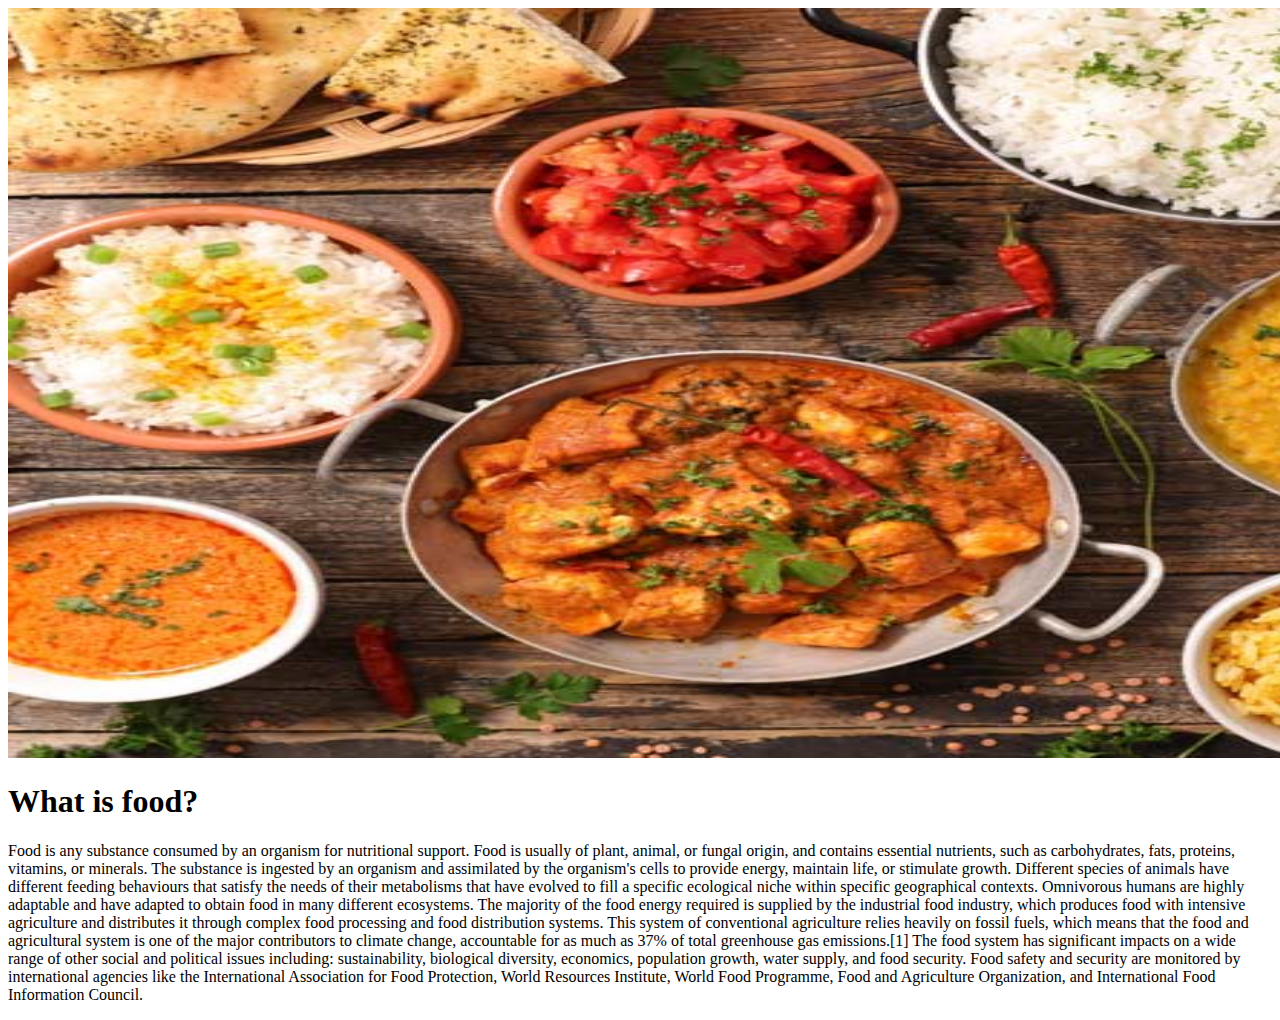
<file: DIY002/index.html>
<!DOCTYPE html>

<html lang="en">

<head>
    <title>Zomato</title>
</head>

<body>
    <img src="food.jpg" alt="food image" width="1900" height="750">
    <h1>What is food?</h1>
    <p>Food is any substance consumed by an organism for nutritional support. Food is usually of plant, animal, or
        fungal origin, and contains essential nutrients, such as carbohydrates, fats, proteins, vitamins, or minerals.
        The substance is ingested by an organism and assimilated by the organism's cells to provide energy, maintain
        life, or stimulate growth. Different species of animals have different feeding behaviours that satisfy the needs
        of their metabolisms that have evolved to fill a specific ecological niche within specific geographical
        contexts.

        Omnivorous humans are highly adaptable and have adapted to obtain food in many different ecosystems. The
        majority of the food energy required is supplied by the industrial food industry, which produces food with
        intensive agriculture and distributes it through complex food processing and food distribution systems. This
        system of conventional agriculture relies heavily on fossil fuels, which means that the food and agricultural
        system is one of the major contributors to climate change, accountable for as much as 37% of total greenhouse
        gas emissions.[1]

        The food system has significant impacts on a wide range of other social and political issues including:
        sustainability, biological diversity, economics, population growth, water supply, and food security. Food safety
        and security are monitored by international agencies like the International Association for Food Protection,
        World Resources Institute, World Food Programme, Food and Agriculture Organization, and International Food
        Information Council.</p>
</body>
</file>
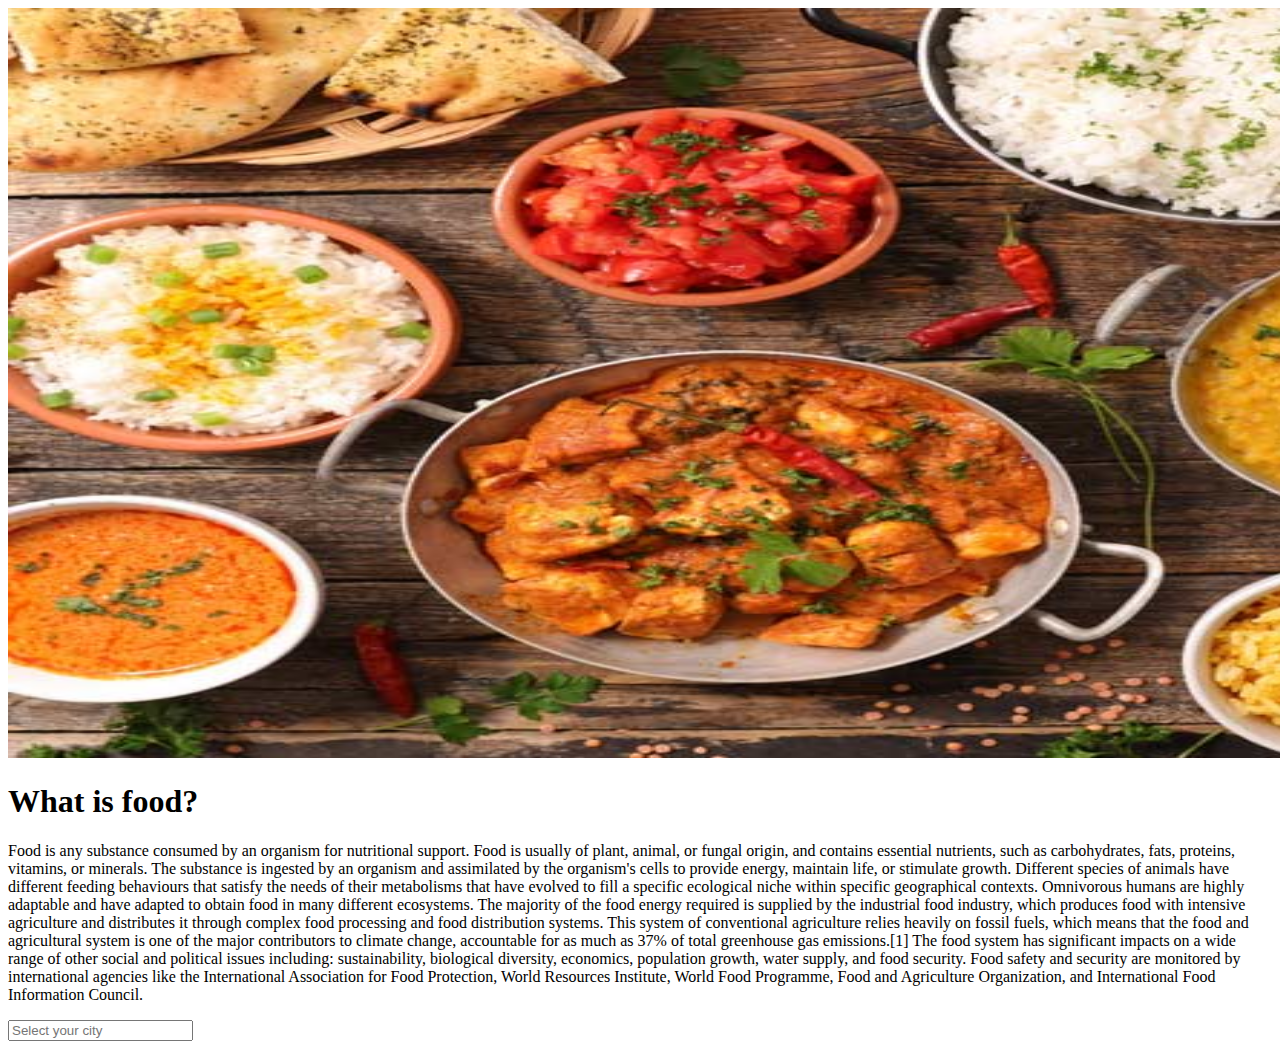
<file: DIY004/index.html>
<!DOCTYPE html>

<html lang="en">

<head>
    <title>Zomato</title>
</head>

<body>
    <img src="food.jpg" alt="food image" width="1900" height="750">
    <h1>What is food?</h1>
    <p>Food is any substance consumed by an organism for nutritional support. Food is usually of plant, animal, or
        fungal origin, and contains essential nutrients, such as carbohydrates, fats, proteins, vitamins, or minerals.
        The substance is ingested by an organism and assimilated by the organism's cells to provide energy, maintain
        life, or stimulate growth. Different species of animals have different feeding behaviours that satisfy the needs
        of their metabolisms that have evolved to fill a specific ecological niche within specific geographical
        contexts.

        Omnivorous humans are highly adaptable and have adapted to obtain food in many different ecosystems. The
        majority of the food energy required is supplied by the industrial food industry, which produces food with
        intensive agriculture and distributes it through complex food processing and food distribution systems. This
        system of conventional agriculture relies heavily on fossil fuels, which means that the food and agricultural
        system is one of the major contributors to climate change, accountable for as much as 37% of total greenhouse
        gas emissions.[1]

        The food system has significant impacts on a wide range of other social and political issues including:
        sustainability, biological diversity, economics, population growth, water supply, and food security. Food safety
        and security are monitored by international agencies like the International Association for Food Protection,
        World Resources Institute, World Food Programme, Food and Agriculture Organization, and International Food
        Information Council.</p>
    <input type="text" list="cities" placeholder="Select your city"/>
    <datalist id="cities">
        <option>Chennai</option>
        <option>Coimbatore</option>
        <option>Salem</option>
        <option>Madurai</option>
        <option>Tanjore</option>
        <option>Trichy</option>
        <option>Erode</option>
    </datalist>
</body>
</file>
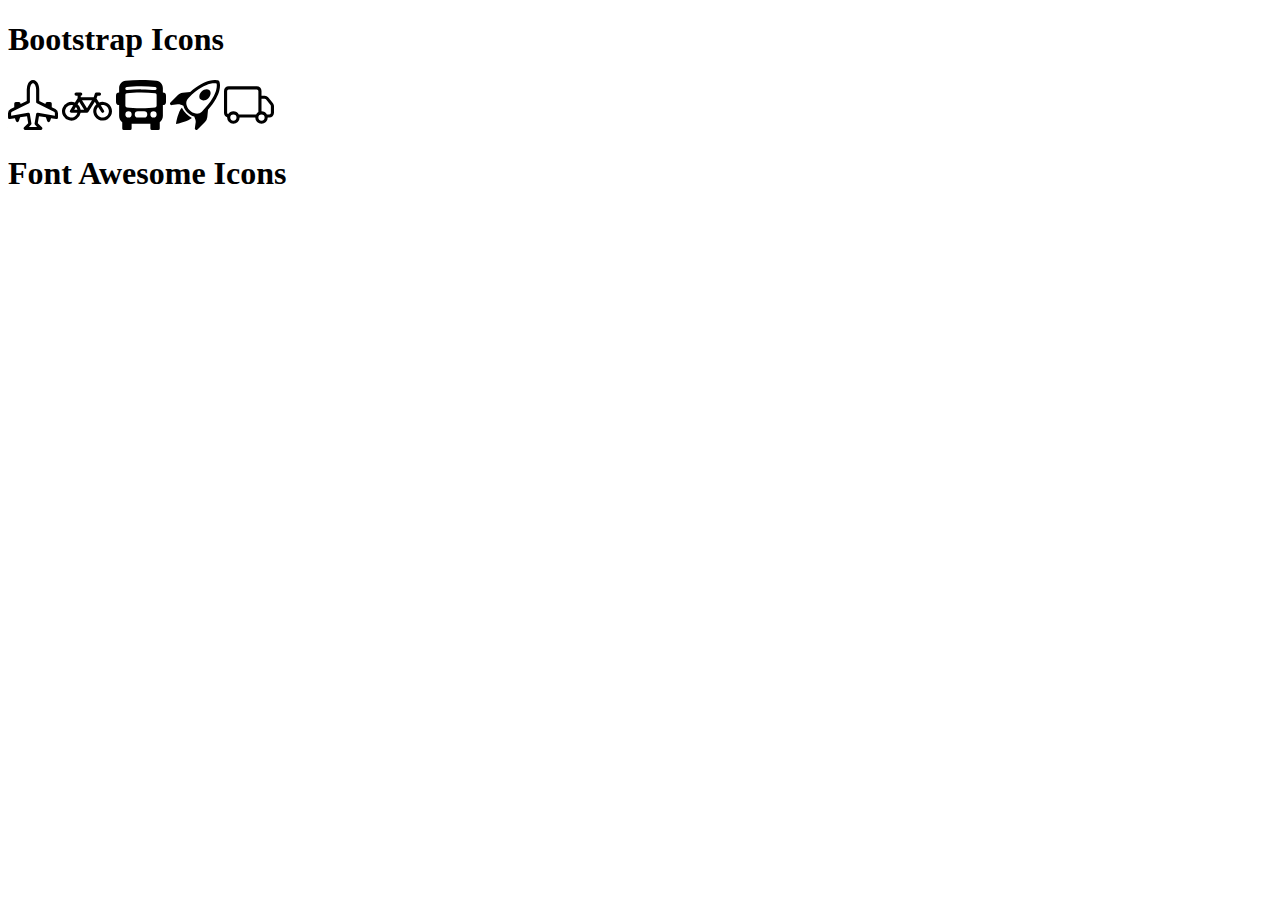
<file: DIY005/index.html>
<!DOCTYPE html>
<html lang="en">

<head>
    <meta charset="UTF-8">
    <meta http-equiv="X-UA-Compatible" content="IE=edge">
    <meta name="viewport" content="width=device-width, initial-scale=1.0">
    <title>Bootstrap and Font Awesome Icons</title>
    <link rel="stylesheet" href="https://cdnjs.cloudflare.com/ajax/libs/font-awesome/6.3.0/css/all.min.css"
        integrity="sha512-SzlrxWUlpfuzQ+pcUCosxcglQRNAq/DZjVsC0lE40xsADsfeQoEypE+enwcOiGjk/bSuGGKHEyjSoQ1zVisanQ=="
        crossorigin="anonymous" referrerpolicy="no-referrer" />
</head>

<body>
    <h1>Bootstrap Icons</h1>
    <img src="airplane-engines.svg" width="50px">
    <img src="bicycle.svg" width="50px">
    <img src="bus-front-fill.svg" width="50px">
    <img src="rocket-takeoff.svg" width="50px">
    <img src="truck.svg" width="50px">

    <h1>Font Awesome Icons</h1>
    <i class="fa-brands fa-discord"></i>
    <i class="fa-brands fa-github"></i>
    <i class="fa-brands fa-instagram"></i>
    <i class="fa-solid fa-wand-magic-sparkles"></i>
    <i class="fa-solid fa-globe"></i>

</body>

</html>
</file>
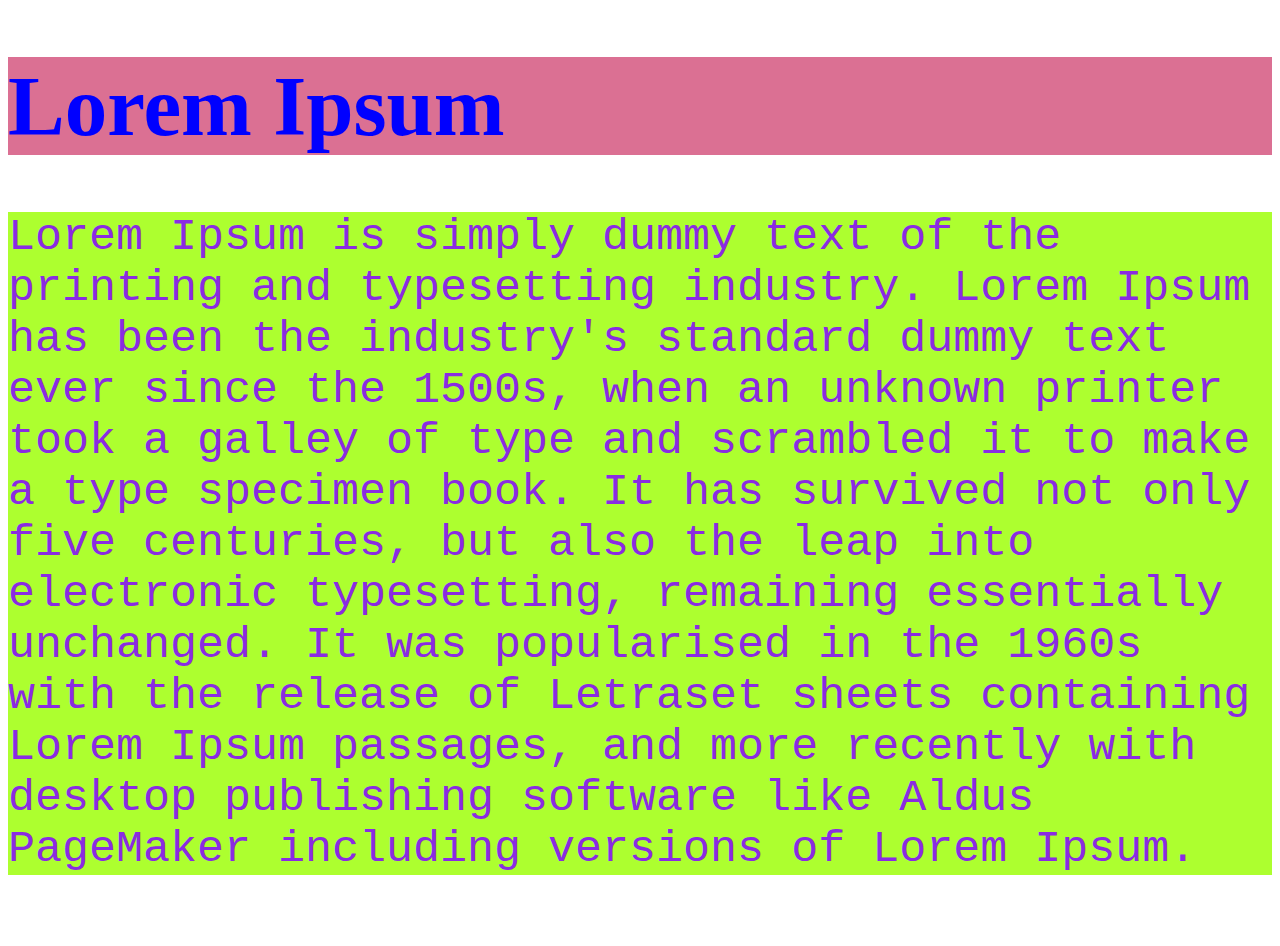
<file: DIY007/index.html>
<!DOCTYPE html>
<html lang="en">

<head>
    <meta charset="UTF-8">
    <meta http-equiv="X-UA-Compatible" content="IE=edge">
    <meta name="viewport" content="width=device-width, initial-scale=1.0">
    <title>DIY 7</title>
    <link rel="stylesheet" href="./DIY.css">
</head>

<body>
    <h1>Lorem Ipsum</h1>
    <p class="paragraph">Lorem Ipsum is simply dummy text of the printing and typesetting industry. Lorem Ipsum has been the industry's
        standard dummy text ever since the 1500s, when an unknown printer took a galley of type and scrambled it to make
        a type specimen book. It has survived not only five centuries, but also the leap into electronic typesetting,
        remaining essentially unchanged. It was popularised in the 1960s with the release of Letraset sheets containing
        Lorem Ipsum passages, and more recently with desktop publishing software like Aldus PageMaker including versions
        of Lorem Ipsum.</p>
</body>

</html>
</file>
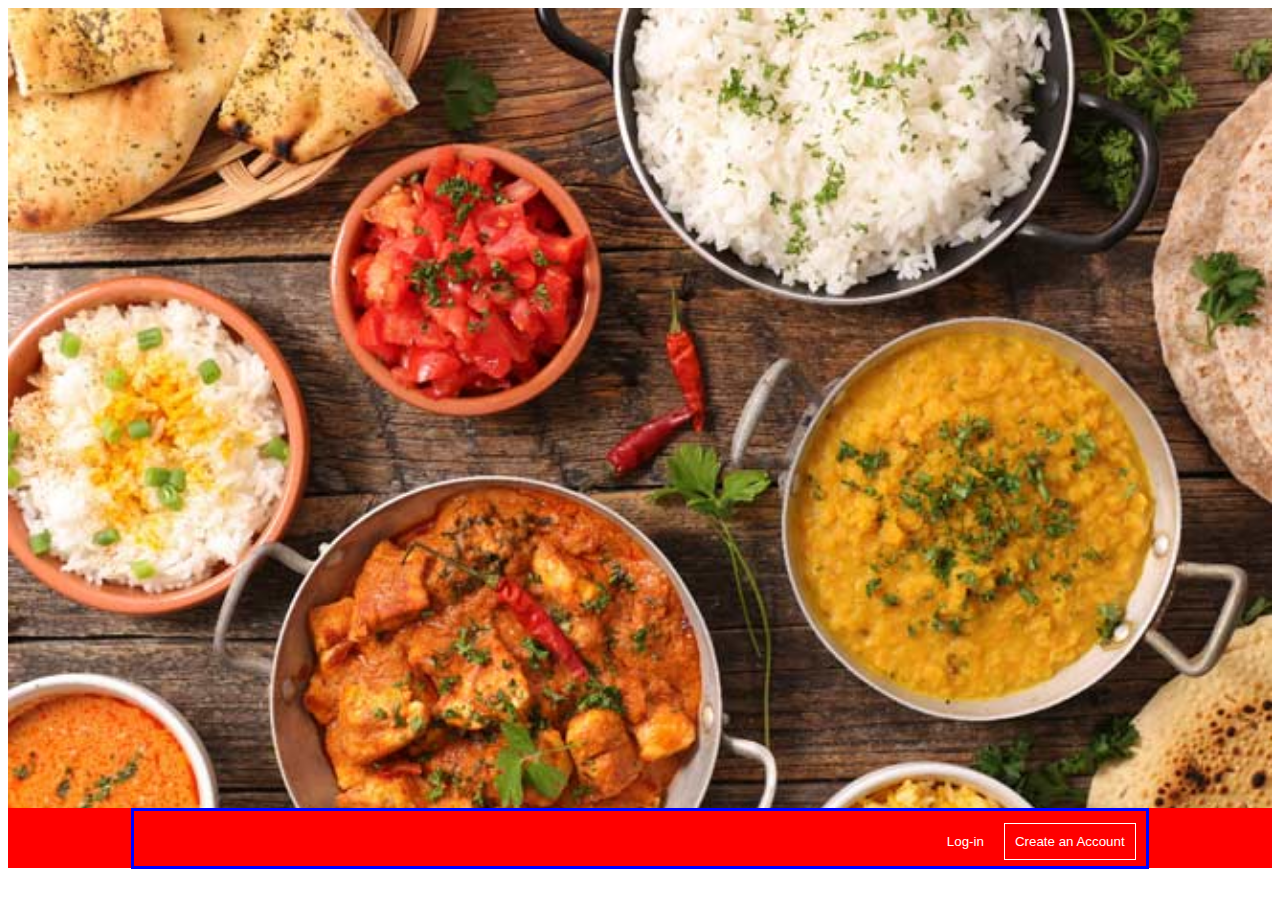
<file: DIY008/index.html>
<!DOCTYPE html>
<html lang="en">

<head>
    <meta charset="UTF-8">
    <meta http-equiv="X-UA-Compatible" content="IE=edge">
    <meta name="viewport" content="width=device-width, initial-scale=1.0">
    <title>Day 8 DIY</title>
    <link href="./day8.css" rel="stylesheet" />
</head>

<body>
    <div class="bimage"></div>
    <div class="bottomdiv">
    <div class="innerdiv">
        <button class="login">Log-in</button>
        <button class="create">Create an Account</button>
    </div>
    </div>
</body>

</html>
</file>
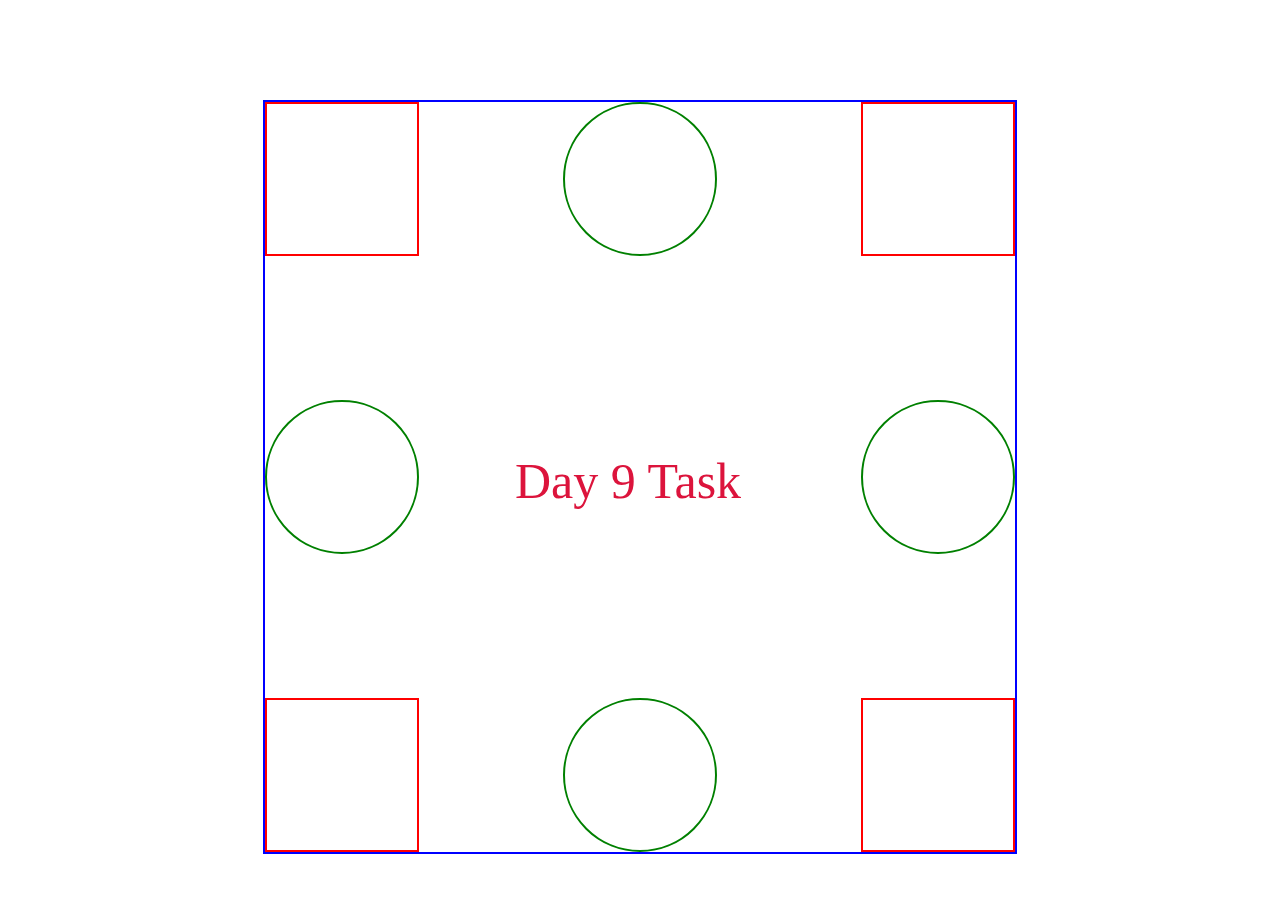
<file: DIY009/index.html>
<!DOCTYPE html>
<html lang="en">

<head>
    <meta charset="UTF-8">
    <meta http-equiv="X-UA-Compatible" content="IE=edge">
    <meta name="viewport" content="width=device-width, initial-scale=1.0">
    <title>DIY 9 question 1</title>
    <link rel="stylesheet" href="./style.css" />
</head>

<body>
    <div class="boundary">
        <div class="square s1"></div>
        <div class="square s2"></div>
        <div class="square s3"></div>
        <div class="square s4"></div>
        <div class="circle c1"></div>
        <div class="circle c2"></div>
        <div class="circle c3"></div>
        <div class="circle c4"></div>
        <div class="task-name box">Day 9 Task</div>
    </div>
</body>

</html>
</file>
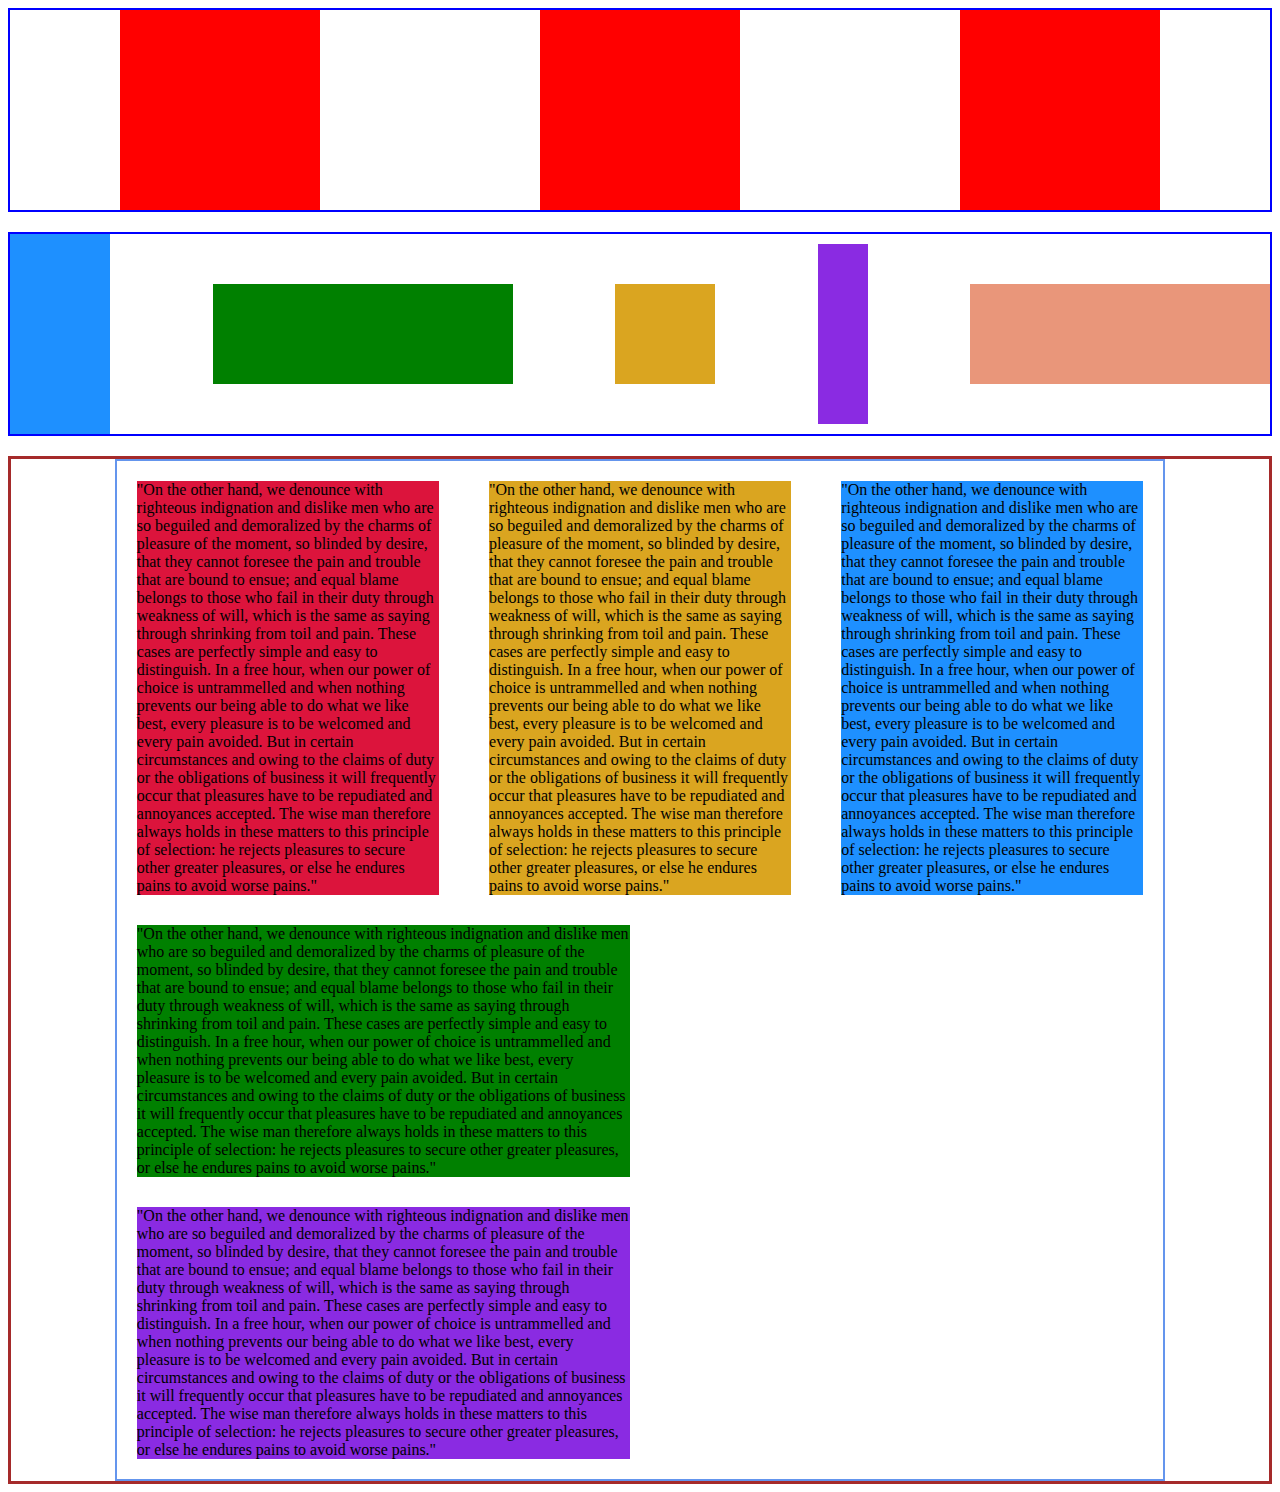
<file: DIY009b/index.html>
<!DOCTYPE html>
<html lang="en">

<head>
    <meta charset="UTF-8">
    <meta http-equiv="X-UA-Compatible" content="IE=edge">
    <meta name="viewport" content="width=device-width, initial-scale=1.0">
    <title>DIY 9 Q2</title>
    <link rel="stylesheet" href="./style2.css" />
</head>

<body>
    <div class="container-1">
        <div class="c1-box"></div>
        <div class="c1-box"></div>
        <div class="c1-box"></div>
    </div>
    <div class="container-2">
        <div class="c2-shape-1"></div>
        <div class="c2-shape-2"></div>
        <div class="c2-shape-3"></div>
        <div class="c2-shape-4"></div>
        <div class="c2-shape-5"></div>
    </div>
    <div class="container-3">
        <div class="incontainer-3">
            <div class="c3-shape-1">"On the other hand, we denounce with righteous indignation and dislike men who are
                so
                beguiled and demoralized by the charms of pleasure of the moment, so blinded by desire, that they cannot
                foresee the pain and trouble that are bound to ensue; and equal blame belongs to those who fail in their
                duty through weakness of will, which is the same as saying through shrinking from toil and pain. These
                cases
                are perfectly simple and easy to distinguish. In a free hour, when our power of choice is untrammelled
                and
                when nothing prevents our being able to do what we like best, every pleasure is to be welcomed and every
                pain avoided. But in certain circumstances and owing to the claims of duty or the obligations of
                business it
                will frequently occur that pleasures have to be repudiated and annoyances accepted. The wise man
                therefore
                always holds in these matters to this principle of selection: he rejects pleasures to secure other
                greater
                pleasures, or else he endures pains to avoid worse pains."</div>
            <div class="c3-shape-2">"On the other hand, we denounce with righteous indignation and dislike men who are
                so
                beguiled and demoralized by the charms of pleasure of the moment, so blinded by desire, that they cannot
                foresee the pain and trouble that are bound to ensue; and equal blame belongs to those who fail in their
                duty through weakness of will, which is the same as saying through shrinking from toil and pain. These
                cases
                are perfectly simple and easy to distinguish. In a free hour, when our power of choice is untrammelled
                and
                when nothing prevents our being able to do what we like best, every pleasure is to be welcomed and every
                pain avoided. But in certain circumstances and owing to the claims of duty or the obligations of
                business it
                will frequently occur that pleasures have to be repudiated and annoyances accepted. The wise man
                therefore
                always holds in these matters to this principle of selection: he rejects pleasures to secure other
                greater
                pleasures, or else he endures pains to avoid worse pains."</div>
            <div class="c3-shape-3">"On the other hand, we denounce with righteous indignation and dislike men who are
                so
                beguiled and demoralized by the charms of pleasure of the moment, so blinded by desire, that they cannot
                foresee the pain and trouble that are bound to ensue; and equal blame belongs to those who fail in their
                duty through weakness of will, which is the same as saying through shrinking from toil and pain. These
                cases
                are perfectly simple and easy to distinguish. In a free hour, when our power of choice is untrammelled
                and
                when nothing prevents our being able to do what we like best, every pleasure is to be welcomed and every
                pain avoided. But in certain circumstances and owing to the claims of duty or the obligations of
                business it
                will frequently occur that pleasures have to be repudiated and annoyances accepted. The wise man
                therefore
                always holds in these matters to this principle of selection: he rejects pleasures to secure other
                greater
                pleasures, or else he endures pains to avoid worse pains."</div>
            <div class="c3-shape-4">"On the other hand, we denounce with righteous indignation and dislike men who are
                so
                beguiled and demoralized by the charms of pleasure of the moment, so blinded by desire, that they cannot
                foresee the pain and trouble that are bound to ensue; and equal blame belongs to those who fail in their
                duty through weakness of will, which is the same as saying through shrinking from toil and pain. These
                cases
                are perfectly simple and easy to distinguish. In a free hour, when our power of choice is untrammelled
                and
                when nothing prevents our being able to do what we like best, every pleasure is to be welcomed and every
                pain avoided. But in certain circumstances and owing to the claims of duty or the obligations of
                business it
                will frequently occur that pleasures have to be repudiated and annoyances accepted. The wise man
                therefore
                always holds in these matters to this principle of selection: he rejects pleasures to secure other
                greater
                pleasures, or else he endures pains to avoid worse pains."</div>
            <div class="c3-shape-5">"On the other hand, we denounce with righteous indignation and dislike men who are
                so
                beguiled and demoralized by the charms of pleasure of the moment, so blinded by desire, that they cannot
                foresee the pain and trouble that are bound to ensue; and equal blame belongs to those who fail in their
                duty through weakness of will, which is the same as saying through shrinking from toil and pain. These
                cases
                are perfectly simple and easy to distinguish. In a free hour, when our power of choice is untrammelled
                and
                when nothing prevents our being able to do what we like best, every pleasure is to be welcomed and every
                pain avoided. But in certain circumstances and owing to the claims of duty or the obligations of
                business it
                will frequently occur that pleasures have to be repudiated and annoyances accepted. The wise man
                therefore
                always holds in these matters to this principle of selection: he rejects pleasures to secure other
                greater
                pleasures, or else he endures pains to avoid worse pains."</div>
        </div>
    </div>
</body>

</html>
</file>
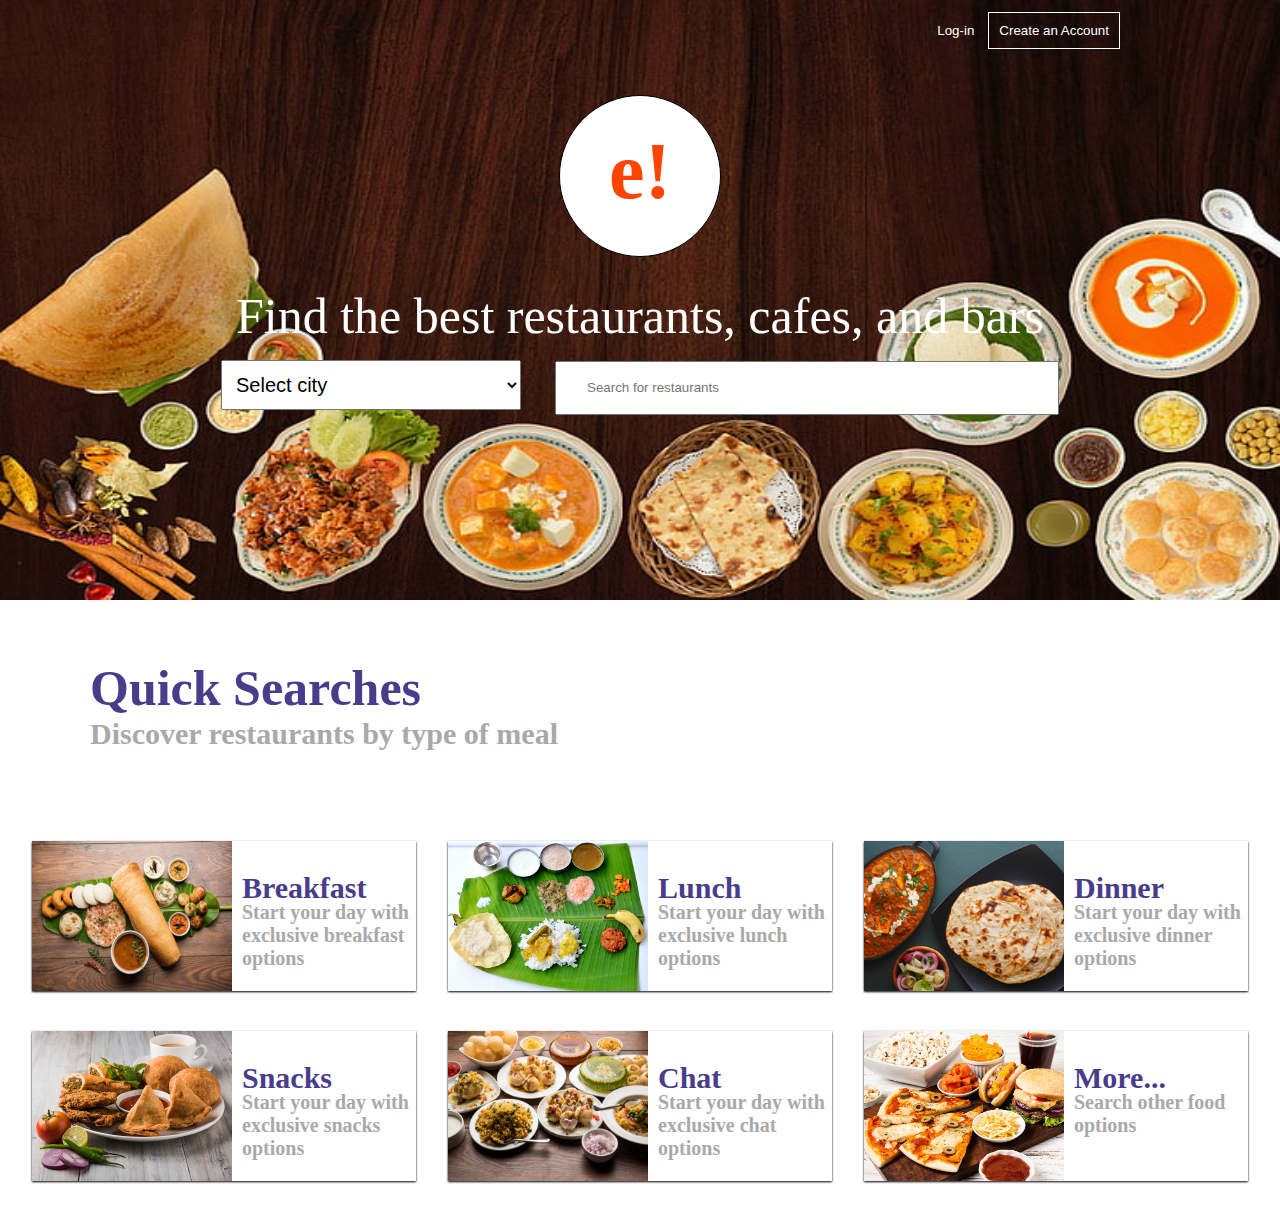
<file: DIY010/index.html>
<!DOCTYPE html>
<html lang="en">

<head>
    <meta charset="UTF-8">
    <meta http-equiv="X-UA-Compatible" content="IE=edge">
    <meta name="viewport" content="width=device-width, initial-scale=1.0">
    <title>Day 10 DIY</title>
    <link rel="stylesheet" href="./day10.css">
    <link rel="stylesheet" href="https://cdnjs.cloudflare.com/ajax/libs/font-awesome/6.4.0/css/all.min.css"
        integrity="sha512-iecdLmaskl7CVkqkXNQ/ZH/XLlvWZOJyj7Yy7tcenmpD1ypASozpmT/E0iPtmFIB46ZmdtAc9eNBvH0H/ZpiBw=="
        crossorigin="anonymous" referrerpolicy="no-referrer" />
</head>

<body>
    <img src="food2.jpg" alt="food image" class="food-img-bg">
    <div class="login-create">
        <button class="login">Log-in</button>
        <button class="create">Create an Account</button>
    </div>
    <div class="welcome-section">
        <div class="logo">e!</div>
        <div class="find-text">Find the best restaurants, cafes, and bars</div>
        <div class="search-locations">
            <span>
                <select class="locations-box">
                    <option selected disabled>Select city</option>
                    <option>Chennai</option>
                    <option>Coimbatore</option>
                    <option>Madurai</option>
                    <option>Ooty</option>
                    <option>Salem</option>
                    <option>Tripur</option>
                    <option>Erode</option>
                    <option>Trichy</option>
                    <option>Tanjore</option>
                    <option>Tuticorin</option>
                </select>
            </span>
            <span class="search-textbox">
                <i class="fa-solid fa-magnifying-glass search-icon"></i>
                <input type="text" class="input-box" placeholder="Search for restaurants">
            </span>
        </div>
    </div>
    <div class="menu-section">
        <h1 class="head-text">Quick Searches</h1>
        <h3 class="sub-text">Discover restaurants by type of meal</h3>
    </div>
    <div class="menu-outline">
        <div class="menu-box">
            <div class="menu-content">
                <img src="breakfast.jpg" class="menu-img" alt="image not found">
                <h4 class="menu-head">Breakfast</h4>
                <p class="menu-discription">Start your day with exclusive breakfast options</p>
            </div>
        </div>
        <div class="menu-box">
            <div class="menu-content">
                <img src="lunch.jpg" class="menu-img" alt="image not found">
                <h4 class="menu-head">Lunch</h4>
                <p class="menu-discription">Start your day with exclusive lunch options</p>
            </div>
        </div>
        <div class="menu-box">
            <div class="menu-content">
                <img src="dinner.jpg" class="menu-img" alt="image not found">
                <h4 class="menu-head">Dinner</h4>
                <p class="menu-discription">Start your day with exclusive dinner options</p>
            </div>
        </div>
        <div class="menu-box">
            <div class="menu-content">
                <img src="snacks.jpg" class="menu-img" alt="image not found">
                <h4 class="menu-head">Snacks</h4>
                <p class="menu-discription">Start your day with exclusive snacks options</p>
            </div>
        </div>
        <div class="menu-box">
            <div class="menu-content">
                <img src="chat.jpg" class="menu-img" alt="image not found">
                <h4 class="menu-head">Chat</h4>
                <p class="menu-discription">Start your day with exclusive chat  options</p>
            </div>
        </div>
        <div class="menu-box">
            <div class="menu-content">
                <img src="junk.jpg" class="menu-img" alt="image not found">
                <h4 class="menu-head">More...</h4>
                <p class="menu-discription">Search other food options</p>
            </div>
        </div>
    </div>
</body>

</html>
</file>
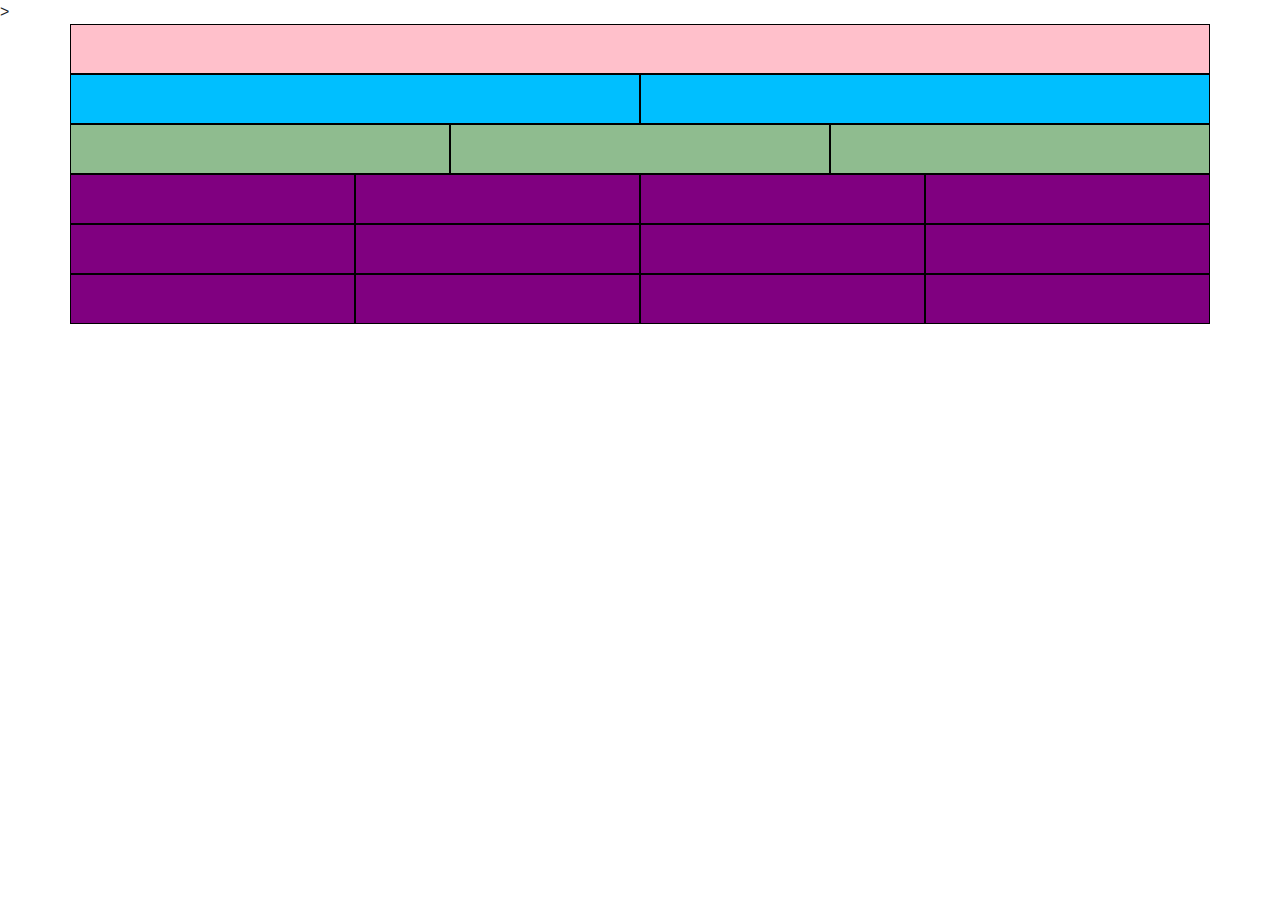
<file: DIY012/index.html>
<!DOCTYPE html>
<html lang="en">

<head>
    <meta charset="UTF-8">
    <meta http-equiv="X-UA-Compatible" content="IE=edge">
    <meta name="viewport" content="width=device-width, initial-scale=1.0">
    <title>DIY 12</title>
    <link rel="stylesheet" href="https://cdn.jsdelivr.net/npm/bootstrap@4.3.1/dist/css/bootstrap.min.css"
        integrity="sha384-ggOyR0iXCbMQv3Xipma34MD+dH/1fQ784/j6cY/iJTQUOhcWr7x9JvoRxT2MZw1T" crossorigin="anonymous">>
        <link rel="stylesheet" href="C:\Users\nithi\Desktop\HTML\DIY 12\bootstrap-5.3.0-alpha2-dist\css\bootstrap.min.css">
    <link rel="stylesheet" href="./DIY 12.css">
</head>

<body>
    <div class="container">
        <div class="row">
            <div class="col-12 pink"></div>
        </div>
    </div>
    <div class="container">
        <div class="row">
            <div class="col-6 skyblue"></div>
            <div class="col-6 skyblue"></div>
        </div>
    </div>
    <div class="container">
        <div class="row">
            <div class="col-4 lightgreen"></div>
            <div class="col-4 lightgreen"></div>
            <div class="col-4 lightgreen"></div>
        </div>
    </div>
    <div class="container overflow-hidden">
        <div class="row">
            <div class="col-12 col-lg-3 col-md-4 col-sm-6 col-xs-12 purple"></div>
            <div class="col-12 col-lg-3 col-md-4 col-sm-6 col-xs-12 purple"></div>
            <div class="col-12 col-lg-3 col-md-4 col-sm-6 col-xs-12 purple"></div>
            <div class="col-12 col-lg-3 col-md-4 col-sm-6 col-xs-12 purple"></div>
            <div class="col-12 col-lg-3 col-md-4 col-sm-6 col-xs-12 purple"></div>
            <div class="col-12 col-lg-3 col-md-4 col-sm-6 col-xs-12 purple"></div>
            <div class="col-12 col-lg-3 col-md-4 col-sm-6 col-xs-12 purple"></div>
            <div class="col-12 col-lg-3 col-md-4 col-sm-6 col-xs-12 purple"></div>
            <div class="col-12 col-lg-3 col-md-4 col-sm-6 col-xs-12 purple"></div>
            <div class="col-12 col-lg-3 col-md-4 col-sm-6 col-xs-12 purple"></div>
            <div class="col-12 col-lg-3 col-md-4 col-sm-6 col-xs-12 purple"></div>
            <div class="col-12 col-lg-3 col-md-4 col-sm-6 col-xs-12 purple"></div>

        </div>
    </div>
</body>

</html>
</file>
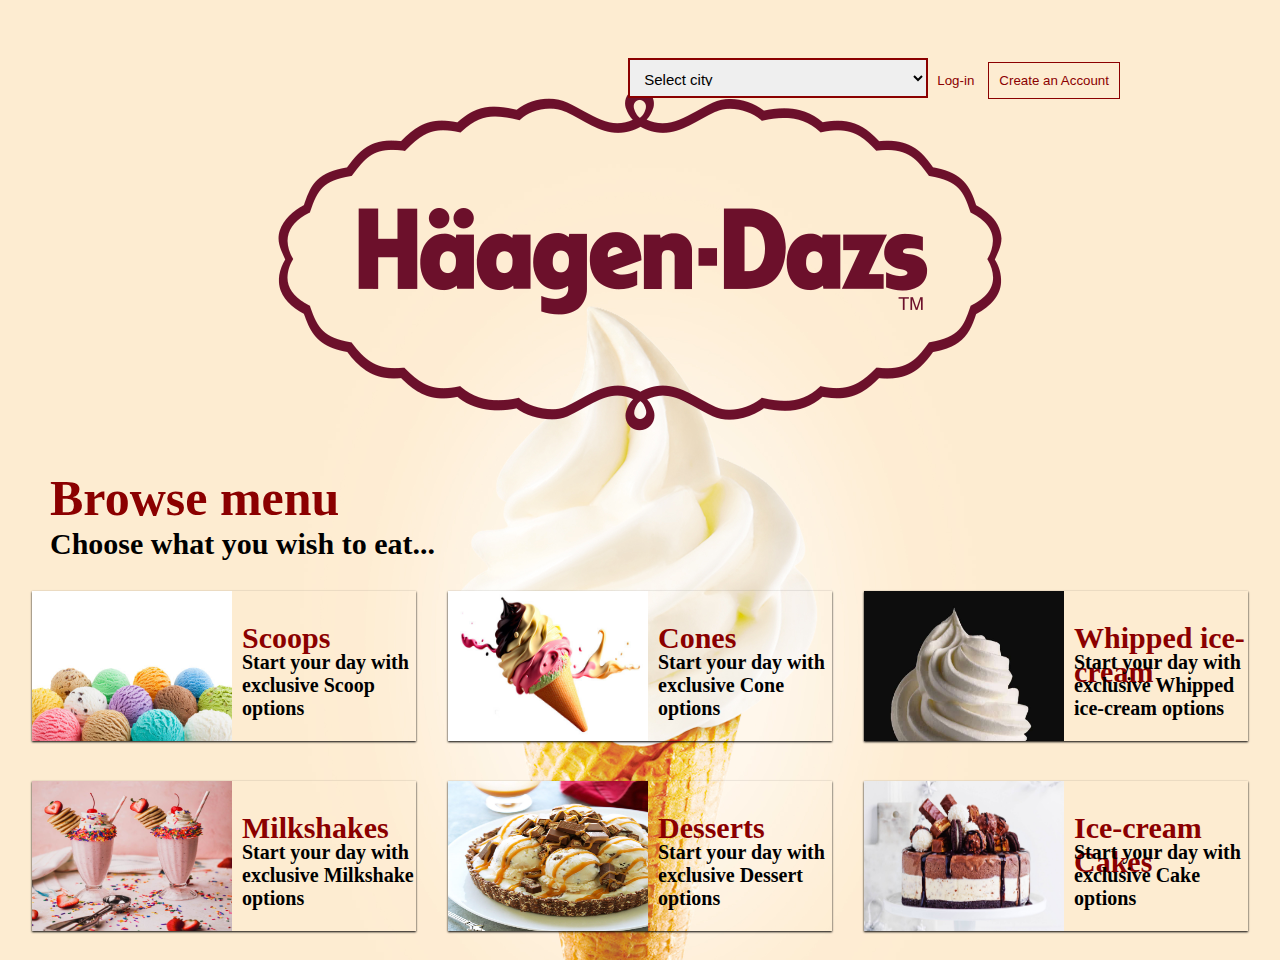
<file: Haagen-Dazs/index.html>
<!DOCTYPE html>
<html lang="en">

<head>
    <meta charset="UTF-8">
    <meta http-equiv="X-UA-Compatible" content="IE=edge">
    <meta name="viewport" content="width=device-width, initial-scale=1.0">
    <link rel="stylesheet" href="style.css">
    <title>Haagen-Dazs</title>
    <link rel="icon" type="image/x-icon" href="favicon.jpg" />
    <img class="logo" src="hd3.png" alt="logo" title="Logo" />
</head>

<body>
    <div class="login-create">
        <select class="locations-box">
            <option selected disabled>Select city</option>
            <option>Chennai</option>
            <option>Coimbatore</option>
            <option>Madurai</option>
            <option>Ooty</option>
            <option>Salem</option>
            <option>Tripur</option>
            <option>Erode</option>
            <option>Trichy</option>
            <option>Tanjore</option>
            <option>Tuticorin</option>
        </select>
        <button class="login">Log-in</button>
        <button class="create">Create an Account</button>
    </div>
    <div class="menu-text">
        <h1 class="head-text">Browse menu</h1>
        <h3 class="sub-text">Choose what you wish to eat...</h3>
    </div>
    <div class="menu-outline">
        <div class="menu-box">
            <div class="menu-content">
                <img src="scoop.jpg" class="menu-img" alt="image not found">
                <h4 class="menu-head">Scoops</h4>
                <p class="menu-discription">Start your day with exclusive Scoop options</p>
            </div>
        </div>
        <div class="menu-box">
            <div class="menu-content">
                <img src="cone.jpg" class="menu-img" alt="image not found">
                <h4 class="menu-head">Cones</h4>
                <p class="menu-discription">Start your day with exclusive Cone options</p>
            </div>
        </div>
        <div class="menu-box">
            <div class="menu-content">
                <img src="w-icecream.jpg" class="menu-img" alt="image not found">
                <h4 class="menu-head">Whipped ice-cream</h4>
                <p class="menu-discription">Start your day with exclusive Whipped ice-cream options</p>
            </div>
        </div>
        <div class="menu-box">
            <div class="menu-content">
                <img src="milkshakes.jpg" class="menu-img" alt="image not found">
                <h4 class="menu-head">Milkshakes</h4>
                <p class="menu-discription">Start your day with exclusive Milkshake options</p>
            </div>
        </div>
        <div class="menu-box">
            <div class="menu-content">
                <img src="deessert.jpg" class="menu-img" alt="image not found">
                <h4 class="menu-head">Desserts</h4>
                <p class="menu-discription">Start your day with exclusive Dessert options</p>
            </div>
        </div>
        <div class="menu-box">
            <div class="menu-content">
                <img src="cakeic.jpg" class="menu-img" alt="image not found">
                <h4 class="menu-head">Ice-cream Cakes</h4>
                <p class="menu-discription">Start your day with exclusive Cake options</p>
            </div>
        </div>
    </div>

</body>

</html>
</file>
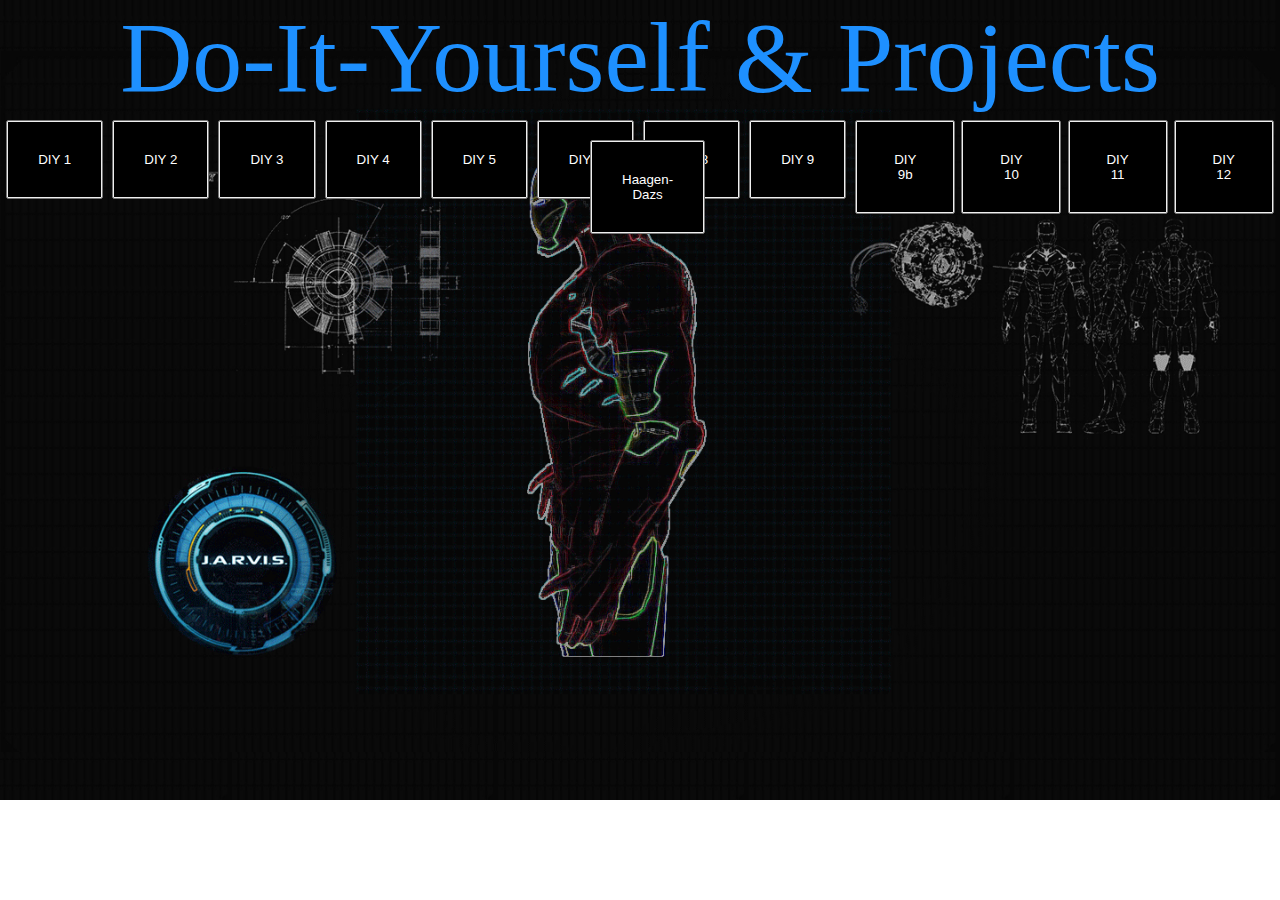
<file: Project page/index.html>
<!DOCTYPE html>
<html lang="en">
<head>
    <meta charset="UTF-8">
    <meta http-equiv="X-UA-Compatible" content="IE=edge">
    <meta name="viewport" content="width=device-width, initial-scale=1.0">
    <title>Projects</title>
    <link rel="stylesheet" href="main.css">
</head>
<body>
    <div class="heading">Do-It-Yourself & Projects</div>
    <div class="button-section">
        <div class="button">
            <button>
                <a href="https://nithin98aravind.github.io/Projects/DIY001/" target="_blank">DIY 1</a>
            </button>
        </div>
        <div class="button">
            <button>
                <a href="https://nithin98aravind.github.io/Projects/DIY002/" target="_blank">DIY 2</a>
            </button>
        </div>
        <div class="button">
            <button>
                <a href="https://nithin98aravind.github.io/Projects/DIY003/" target="_blank">DIY 3</a>
            </button>
        </div>
        <div class="button">
            <button>
                <a href="https://nithin98aravind.github.io/Projects/DIY004/" target="_blank">DIY 4</a>
            </button>
        </div>
        <div class="button">
            <button>
                <a href="https://nithin98aravind.github.io/Projects/DIY005/" target="_blank">DIY 5</a>
            </button>
        </div>
        <div class="button">
            <button>
                <a href="https://nithin98aravind.github.io/Projects/DIY007/" target="_blank">DIY 7</a>
            </button>
        </div>
        <div class="button">
            <button>
                <a href="https://nithin98aravind.github.io/Projects/DIY008/" target="_blank">DIY 8</a>
            </button>
        </div>
        <div class="button">
            <button>
                <a href="https://nithin98aravind.github.io/Projects/DIY009/" target="_blank">DIY 9</a>
            </button>
        </div>
        <div class="button">
            <button>
                <a href="https://nithin98aravind.github.io/Projects/DIY009b/" target="_blank">DIY 9b</a>
            </button>
        </div>
        <div class="button">
            <button>
                <a href="https://nithin98aravind.github.io/Projects/DIY010/" target="_blank">DIY 10</a>
            </button>
        </div>
        <div class="button">
            <button>
                <a href="https://nithin98aravind.github.io/Projects/DIY011/" target="_blank">DIY 11</a>
            </button>
        </div>
        <div class="button">
            <button>
                <a href="https://nithin98aravind.github.io/Projects/DIY012/" target="_blank">DIY 12</a>
            </button>
        </div>
        <div class="button">
            <button>
                <a href="https://nithin98aravind.github.io/Projects/Haagen-Dazs/" target="_blank">Haagen-Dazs</a>
            </button>
        </div>
    </div>    
</body>
</html>
</file>
<file: DIY007/DIY.css>
h1 {
    color: blue;
    background-color: palevioletred;
    font-size: 85px;
    font-family: cursive;
}

.paragraph {
    color: blueviolet;
    background-color: greenyellow;
    font-size: 45px;
    font-family: monospace;
}
</file>
<file: DIY008/day8.css>
.bimage {
    background-image: url('./food.jpg');
    background-position: fixed;
    height: 800px;
    background-color: aqua;
    background-size: cover;
}

.bottomdiv {
    background-color: red;
    height: 60px;
}

.innerdiv {
    border: 3px solid blue;
    height: 55px;
    width: 80%;
    margin: auto;
    text-align: right;
    line-height: 60px;
}

.login {
    background-color: transparent;
    border: none;
    color: white;
}

.create {
    background-color: transparent;
    border: 1px solid white;
    padding: 10px;
    color: white;
    margin-left: 10px;
    margin-right: 10px;
}
</file>
<file: DIY009/style.css>
.boundary {
    height: 750px;
    width: 750px;
    border: 2px solid blue;
    margin: auto;
    margin-top: 100px;
    position: relative;
}

.task-name {
    border: transparent;
    color: crimson;
    font-size: 50px;
}
.box{
    padding-top: 350px;
    padding-left: 250px;
}
.square {
    border: 2px solid red;
    height: 150px;
    width: 150px;
    position: absolute;
}

.circle {
    border: 2px solid green;
    height: 150px;
    width: 150px;
    border-radius: 50%;
    position: absolute;
}

.s1 {
    top: 0;
    left: 0;
}

.s2 {
    top: 0;
    right: 0;
}

.s3 {
    bottom: 0;
    left: 0;
}

.s4 {
    bottom: 0;
    right: 0;
}

.c1 {
    top: 0;
    right: 0;
    left: 0;
    margin: auto;
}

.c2 {
    top: 0;
    left: 0;
    bottom: 0;
    margin: auto;
}

.c3 {
    top: 0;
    bottom: 0;
    right: 0;
    margin: auto;
}

.c4 {
    bottom: 0;
    left: 0;
    right: 0;
    margin: auto;
}
</file>
<file: DIY009b/style2.css>
.container-1,
.container-2 {
    display: flex;
    height: 200px;
    border: 2px solid blue;
    justify-content: space-around;
    align-items: center;
    margin-bottom: 20px;
}

.container-2 {
    justify-content: space-between;
}

.c1-box {
    height: 100%;
    width: 200px;
    background-color: red;
}

.c2-shape-1 {
    height: 100%;
    width: 100px;
    background-color: dodgerblue;
}

.c2-shape-2 {
    height: 50%;
    width: 300px;
    background-color: green;
}

.c2-shape-3 {
    height: 50%;
    width: 100px;
    background-color: goldenrod;
}

.c2-shape-4 {
    height: 90%;
    width: 50px;
    background-color: blueviolet;
}

.c2-shape-5 {
    height: 50%;
    width: 300px;
    background-color: darksalmon;
}

.container-3 {
    border: 3px solid brown;
}

.incontainer-3 {
    border: 2px solid cornflowerblue;
    width: 80%;
    height: 100%;
    margin: auto;
    padding: 20px;
    display: flex;
    flex-wrap: wrap;
    gap: 30px;
    justify-content: space-between;
}

.c3-shape-1 {
    background-color: crimson;
    width: 30%;
}

.c3-shape-2 {
    background-color: goldenrod;
    width: 30%;
}

.c3-shape-3 {
    background-color: dodgerblue;
    width: 30%;
}

.c3-shape-4 {
    background-color: green;
    width: 49%;
}

.c3-shape-5 {
    background-color: blueviolet;
    width: 49%;
}
</file>
<file: DIY010/day10.css>
* {
    padding: 0%;
    margin: 0%;
}

.food-img-bg {
    height: 600px;
    width: 100%;
    position: relative;
}

.login-create {
    position: absolute;
    top: 0;
    right: 0;
    height: 55px;
    width: 80%;
    margin: auto;
    text-align: right;
    line-height: 60px;
    padding-right: 150px;
}

.login {
    background-color: transparent;
    border: none;
    color: white;
}

.create {
    background-color: transparent;
    border: 1px solid white;
    padding: 10px;
    color: white;
    margin-left: 10px;
    margin-right: 10px;
}

.welcome-section {
    width: 100%;
    position: absolute;
    text-align: center;
    top: 95px;
}

.logo {
    width: 100px;
    height: 100px;
    border: 1px solid black;
    background-color: white;
    border-radius: 50%;
    margin: auto;
    padding: 30px;
    color: orangered;
    font-size: 80px;
    font-weight: 900;
}

.find-text {
    color: white;
    font-size: 50px;
    font-weight: 400;
    margin-top: 30px;
}


.search-locations {
    margin-top: 15px;
}

.locations-box {
    width: 300px;
    height: 50px;
    padding: 10px;
    font-size: 20px;
}

.search-textbox {
    position: relative;
    margin-left: 30px;
    height: 50px;
}

.search-icon {
    position: absolute;
    top: 0px;
    left: 10px;
}

.input-box {
    width: 470px;
    height: 50px;
    padding-left: 30px;
}

.menu-section {
    margin-top: 55px;
    margin-left: 90px;
    margin-right: 90px;
    margin-bottom: 90px;
}

.head-text {
    font-weight: bold;
    color: darkslateblue;
    font-size: 50px;
}

.sub-text {
    color: darkgray;
    font-size: 30px;
}

.menu-outline {
    display: flex;
    flex-wrap: wrap;
    justify-content: space-evenly;
}

.menu-box {
    width: 30%;
    margin-bottom: 40px;
}

.menu-img {
    height: 150px;
    width: 200px;
}

.menu-content {
    box-shadow: 0 1px 2px 0 black;
    height: 150px;
    position: relative;
}

.menu-head {
    top: 30px;
    left: 210px;
    position: absolute;
    color: darkslateblue;
    font-size: 30px;
    font-weight: bold;
}

.menu-discription {
    position: absolute;
    top: 60px;
    left: 210px;
    color: darkgray;
    font-size: 20px;
    font-weight: bold;
    max-width: 190px;
}

@media(max-width:1200px) {
    .menu-head {
        left: 210px;
        top: 30px;
    }

    .menu-discription {
        max-width: 150px;
        left: 210px;
        top: 60px;
    }

    .menu-content {
        width: 400px;
    }

    .menu-outline {
        display: grid;
        grid-template-columns: 400px 400px;
    }

    .input-box {
        width: auto;
    }

    .locations-box {
        width: auto;
    }
}

@media(max-width:710px) {
    .menu-outline {
        display: flex;
        flex-direction: column;
    }

    .menu-head {
        left: 210px;
        top: 30px;
    }

    .menu-discription {
        max-width: 150px;
        left: 210px;
        top: 60px;
    }

    .menu-content {
        width: 500px;
        margin-left: 50px;
    }

    .input-box {
        width: auto;
    }

    .locations-box {
        width: auto;
    }
}
</file>
<file: DIY012/DIY 12.css>
*{
    margin: 0;
    padding: 0;
}
.pink{
    background-color: pink;
    height: 50px;
    border: 1px solid black;
}
.skyblue{
    background-color:deepskyblue;
    height: 50px;
    border: 1px solid black;
}
.lightgreen{
    background-color: darkseagreen;
    height: 50px;
    border: 1px solid black;
}
.purple{
    background-color: purple;
    height: 50px;
    border: 1px solid black;  
}
</file>
<file: Haagen-Dazs/style.css>
* {
    margin: 0%;
    padding: 0%;
}

body {
    background-image: url(hd6.jpeg);
    background-repeat: no-repeat;
    background-attachment: fixed;
    background-size: cover;
    position: relative;
}

.logo {
    display: block;
    margin-left: auto;
    margin-right: auto;
    margin-top: 50px;
}

.login-create {
    position: absolute;
    top: 0;
    right: 0;
    height: 55px;
    width: 80%;
    margin: auto;
    text-align: right;
    line-height: 60px;
    padding-right: 150px;
}

.login {
    background-color: transparent;
    border: none;
    color: darkred;
    cursor: pointer;
}

.create {
    background-color: transparent;
    border: 1px solid darkred;
    padding: 10px;
    color: darkred;
    margin-left: 10px;
    margin-right: 10px;
    cursor: pointer;
}

.login:hover,
.create:hover {
    background-color: darkred;
    color: white;
}

.locations-box {
    width: 300px;
    height: 40px;
    padding: 10px;
    margin-right: 5px;
    font-size: 15px;
    border: 2px solid darkred;
    cursor: pointer;
}

.menu-text {
    margin-bottom: 30px;
    margin-left: 50px;
}

.head-text {
    font-weight: bold;
    color: darkred;
    font-size: 50px;
}

.sub-text {
    color: black;
    font-size: 30px;
}

.menu-outline {
    display: flex;
    flex-wrap: wrap;
    justify-content: space-evenly;
}

.menu-box {
    width: 30%;
    margin-bottom: 40px;
    cursor: pointer;
}
.menu-box:hover{
    background-color:lightslategray;
}

.menu-img {
    height: 150px;
    width: 200px;
}

.menu-content {
    box-shadow: 0 1px 2px 0 black;
    height: 150px;
    position: relative;
}

.menu-head {
    top: 30px;
    left: 210px;
    position: absolute;
    color: darkred;
    font-size: 30px;
    font-weight: bold;
}

.menu-discription {
    position: absolute;
    top: 60px;
    left: 210px;
    color: black;
    font-size: 20px;
    font-weight: bold;
    max-width: 190px;
}
</file>
<file: Project page/main.css>
*{
    margin: 0%;
    padding: 0%;
}

body{
    background-image: url(ironman.gif);
    background-repeat: no-repeat;
    background-size: cover;
}
.heading{
    color:dodgerblue;
    width: 100%;
    height: 100px;
    font-size: 100px;
    text-align: center;
}

.button-section{
    width: 100%;
    height: 100%;
    display: flex;
    flex-wrap: wrap;
    justify-content: space-evenly;
    margin-top: 20px;
}

.button{
    width: 100px;
    height: 20px;
}

a:link, a:visited {
    border-color: black;
    background-color:black;
    color: white;
    padding: 30px 30px;
    text-align: center;
    text-decoration: none;
    display: inline-block;
  }
  
  a:hover, a:active {
    background-color: dodgerblue;
    color: black;
  }
</file>
